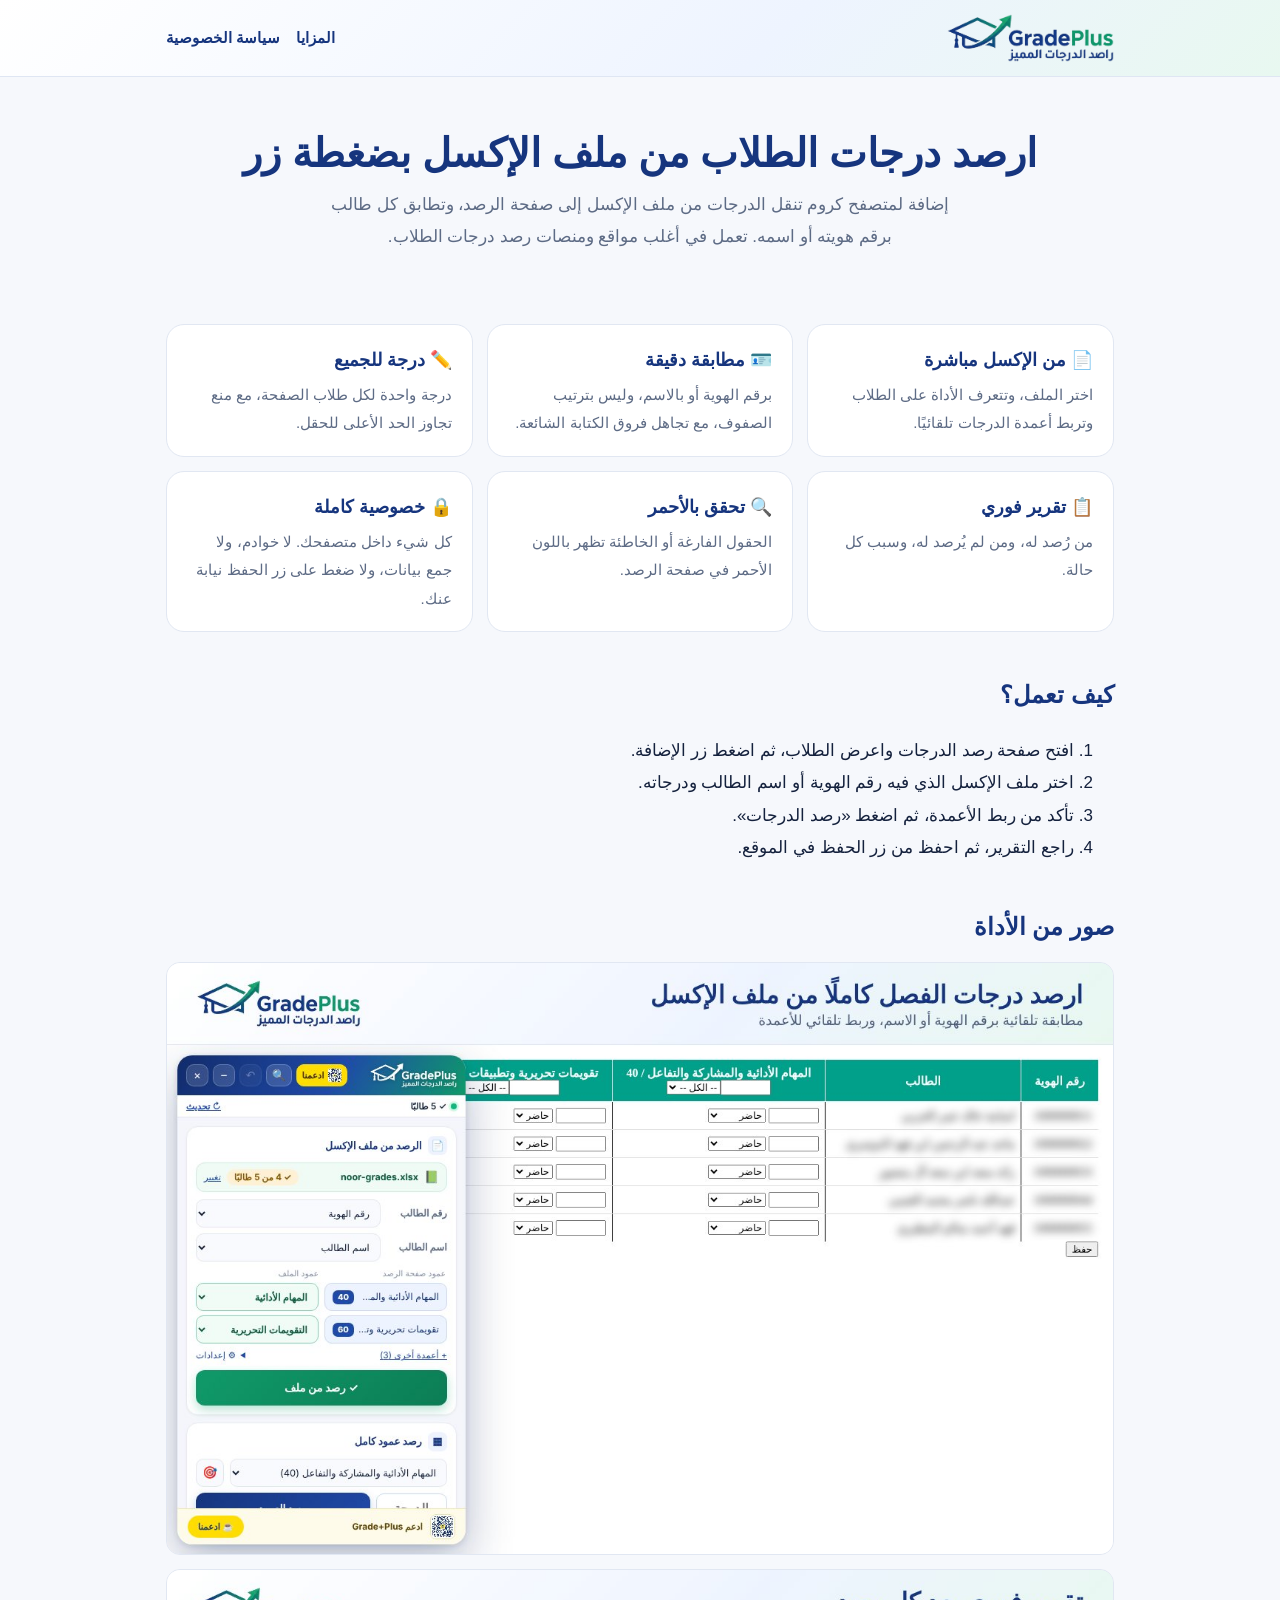
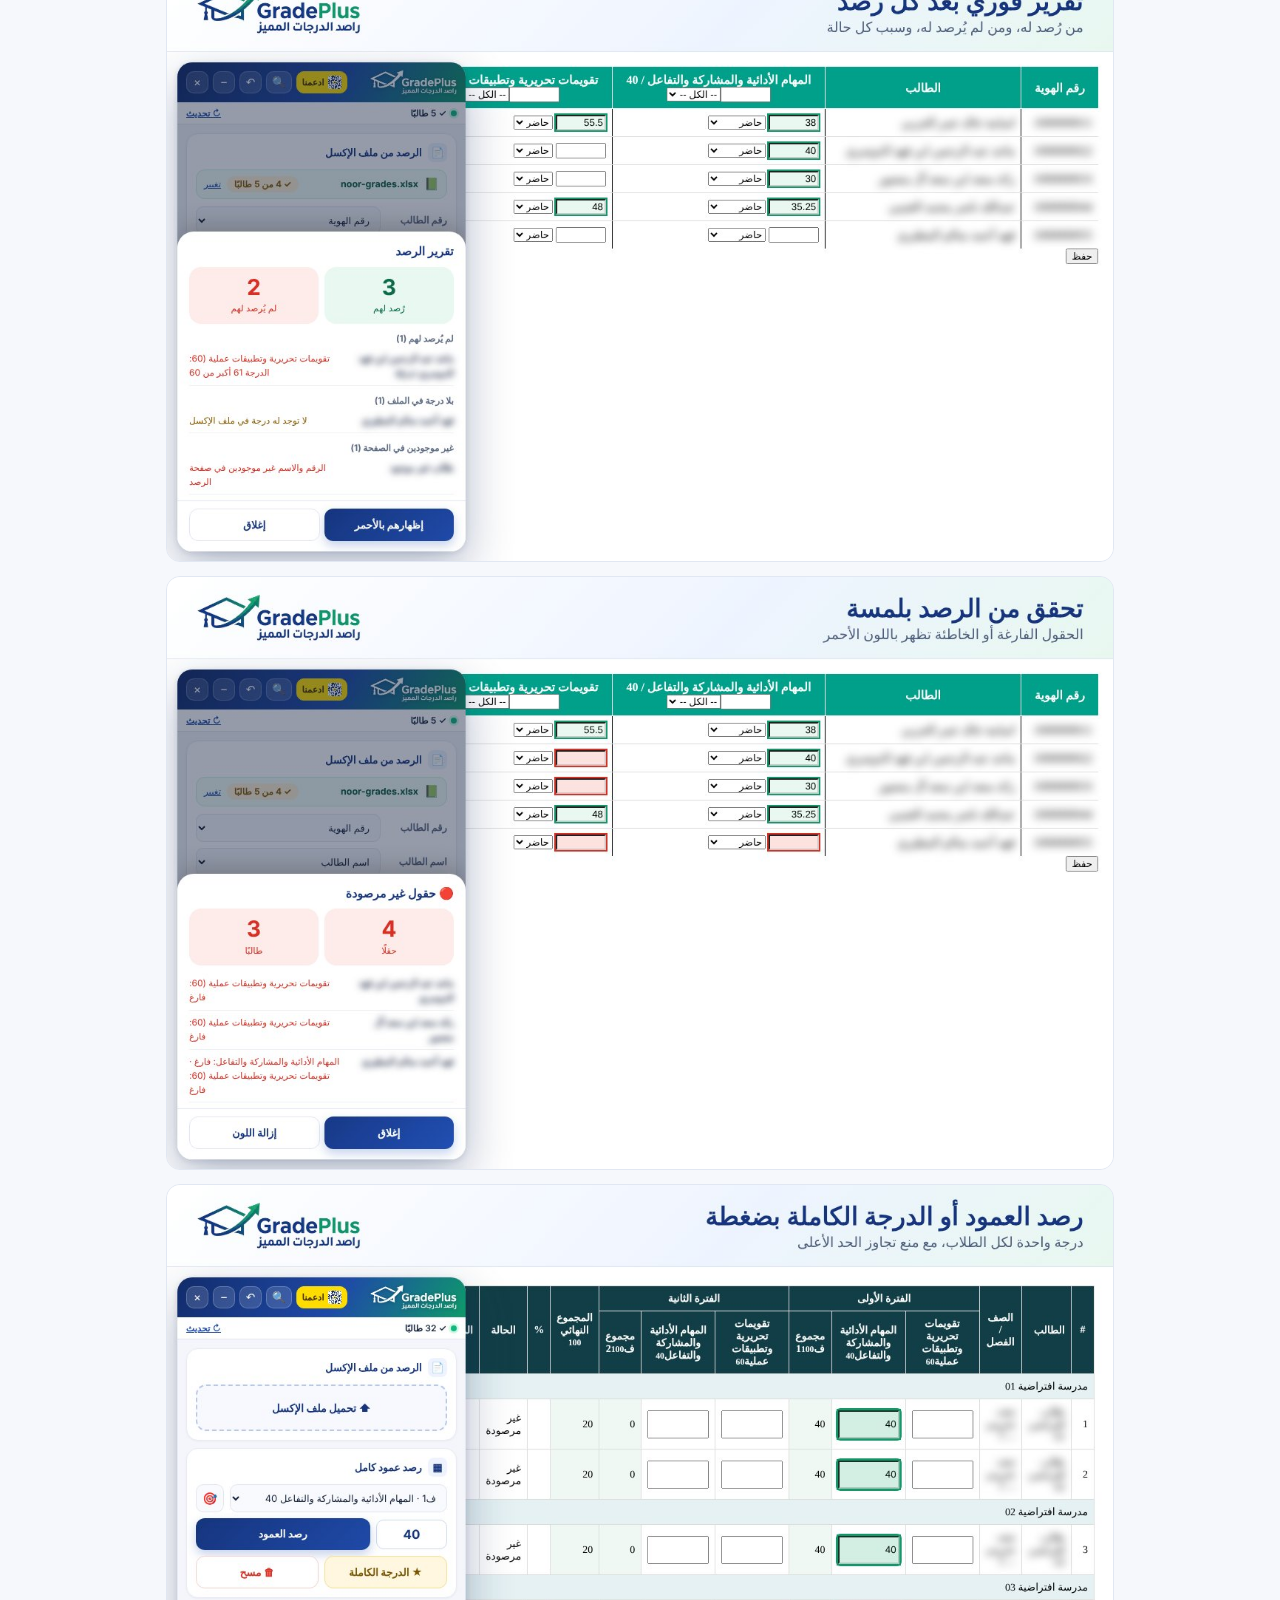
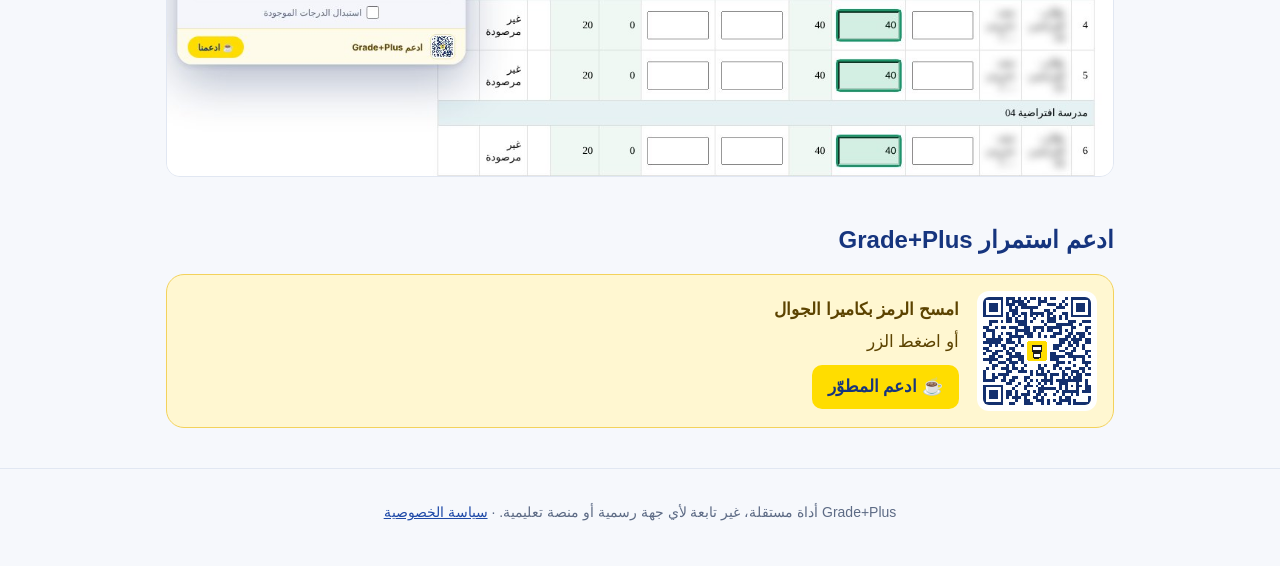
<file: index.html>
<!doctype html>
<html lang="ar" dir="rtl">
<head>
<meta charset="utf-8">
<meta name="viewport" content="width=device-width, initial-scale=1">
<title>Grade+Plus — راصد الدرجات المميز</title>
<meta name="description" content="إضافة كروم ترصد درجات الطلاب من ملف الإكسل إلى صفحة الرصد بمطابقة رقم الهوية أو الاسم. تعمل محليًا ولا تجمع أي بيانات.">
<link rel="icon" href="assets/icon128.png">
<link rel="stylesheet" href="style.css">
</head>
<body>
<header class="top"><div class="wrap"><img src="assets/logo.png" alt="Grade+Plus — راصد الدرجات المميز"><nav><a href="#features">المزايا</a><a href="privacy.html">سياسة الخصوصية</a></nav></div></header>
<main class="wrap">
  <section class="hero">
    <h1>ارصد درجات الطلاب من ملف الإكسل بضغطة زر</h1>
    <p>إضافة لمتصفح كروم تنقل الدرجات من ملف الإكسل إلى صفحة الرصد، وتطابق كل طالب برقم هويته أو اسمه. تعمل في أغلب مواقع ومنصات رصد درجات الطلاب.</p>
  </section>

  <section id="features" class="grid">
    <div class="card"><h3>📄 من الإكسل مباشرة</h3><p>اختر الملف، وتتعرف الأداة على الطلاب وتربط أعمدة الدرجات تلقائيًا.</p></div>
    <div class="card"><h3>🪪 مطابقة دقيقة</h3><p>برقم الهوية أو بالاسم، وليس بترتيب الصفوف، مع تجاهل فروق الكتابة الشائعة.</p></div>
    <div class="card"><h3>✏️ درجة للجميع</h3><p>درجة واحدة لكل طلاب الصفحة، مع منع تجاوز الحد الأعلى للحقل.</p></div>
    <div class="card"><h3>📋 تقرير فوري</h3><p>من رُصد له، ومن لم يُرصد له، وسبب كل حالة.</p></div>
    <div class="card"><h3>🔍 تحقق بالأحمر</h3><p>الحقول الفارغة أو الخاطئة تظهر باللون الأحمر في صفحة الرصد.</p></div>
    <div class="card"><h3>🔒 خصوصية كاملة</h3><p>كل شيء داخل متصفحك. لا خوادم، ولا جمع بيانات، ولا ضغط على زر الحفظ نيابة عنك.</p></div>
  </section>

  <h2>كيف تعمل؟</h2>
  <ol>
    <li>افتح صفحة رصد الدرجات واعرض الطلاب، ثم اضغط زر الإضافة.</li>
    <li>اختر ملف الإكسل الذي فيه رقم الهوية أو اسم الطالب ودرجاته.</li>
    <li>تأكد من ربط الأعمدة، ثم اضغط «رصد الدرجات».</li>
    <li>راجع التقرير، ثم احفظ من زر الحفظ في الموقع.</li>
  </ol>

  <h2>صور من الأداة</h2>
  <div class="shots">
    <img src="assets/screenshot-1.jpg" alt="رصد درجات الفصل من ملف الإكسل" loading="lazy">
    <img src="assets/screenshot-2.jpg" alt="تقرير الرصد" loading="lazy">
    <img src="assets/screenshot-3.jpg" alt="التحقق من الرصد باللون الأحمر" loading="lazy">
    <img src="assets/screenshot-4.jpg" alt="درجة واحدة لجميع الطلاب" loading="lazy">
  </div>

  <h2>ادعم استمرار Grade+Plus</h2>
  <div class="support"><img src="assets/qr.svg" alt="رمز QR لصفحة الدعم"><div><b>امسح الرمز بكاميرا الجوال</b><br>أو اضغط الزر<br><a href="https://buymeacoffee.com/alialessal" target="_blank" rel="noopener noreferrer">☕ ادعم المطوّر</a></div></div>
</main>
<footer><div class="wrap">Grade+Plus أداة مستقلة، غير تابعة لأي جهة رسمية أو منصة تعليمية. · <a href="privacy.html">سياسة الخصوصية</a></div></footer>
</body>
</html>
</file>
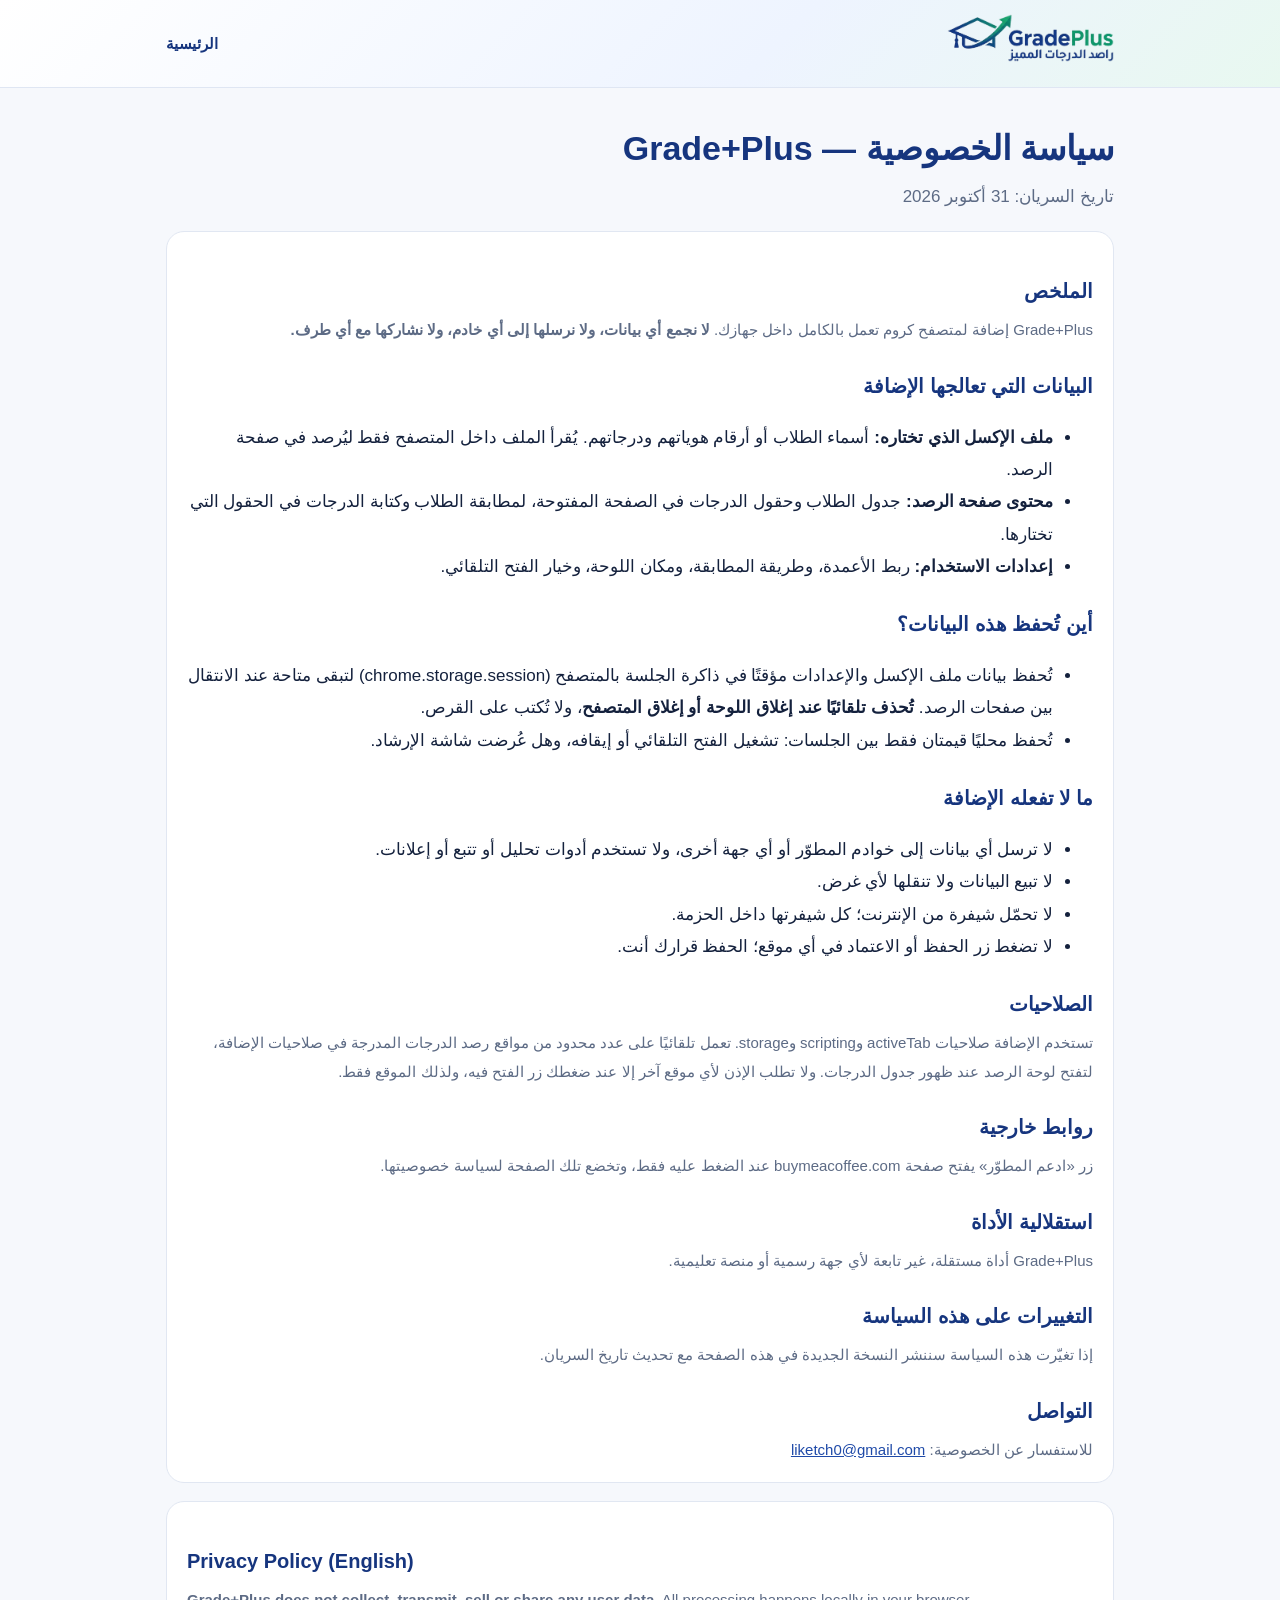
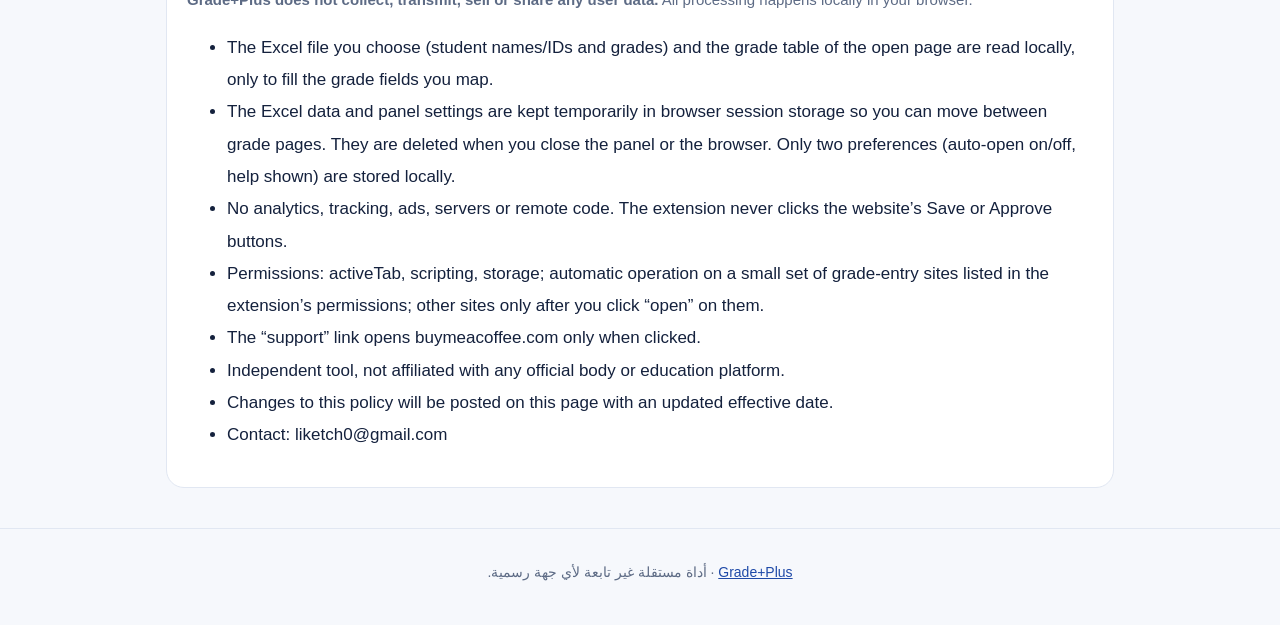
<file: privacy.html>
<!doctype html>
<html lang="ar" dir="rtl">
<head>
<meta charset="utf-8">
<meta name="viewport" content="width=device-width, initial-scale=1">
<title>سياسة الخصوصية — Grade+Plus</title>
<link rel="icon" href="assets/icon128.png">
<link rel="stylesheet" href="style.css">
</head>
<body>
<header class="top"><div class="wrap"><a href="index.html"><img src="assets/logo.png" alt="Grade+Plus"></a><nav><a href="index.html">الرئيسية</a></nav></div></header>
<main class="wrap policy">
<h1 style="color:var(--navy);margin:28px 0 0">سياسة الخصوصية — Grade+Plus</h1>
<div style="color:var(--muted)">تاريخ السريان: 31 أكتوبر 2026</div>
<div class="card">
<h2>الملخص</h2>
<p>Grade+Plus إضافة لمتصفح كروم تعمل بالكامل داخل جهازك. <b>لا نجمع أي بيانات، ولا نرسلها إلى أي خادم، ولا نشاركها مع أي طرف.</b></p>

<h2>البيانات التي تعالجها الإضافة</h2>
<ul>
  <li><b>ملف الإكسل الذي تختاره:</b> أسماء الطلاب أو أرقام هوياتهم ودرجاتهم. يُقرأ الملف داخل المتصفح فقط ليُرصد في صفحة الرصد.</li>
  <li><b>محتوى صفحة الرصد:</b> جدول الطلاب وحقول الدرجات في الصفحة المفتوحة، لمطابقة الطلاب وكتابة الدرجات في الحقول التي تختارها.</li>
  <li><b>إعدادات الاستخدام:</b> ربط الأعمدة، وطريقة المطابقة، ومكان اللوحة، وخيار الفتح التلقائي.</li>
</ul>

<h2>أين تُحفظ هذه البيانات؟</h2>
<ul>
  <li>تُحفظ بيانات ملف الإكسل والإعدادات مؤقتًا في ذاكرة الجلسة بالمتصفح (chrome.storage.session) لتبقى متاحة عند الانتقال بين صفحات الرصد. <b>تُحذف تلقائيًا عند إغلاق اللوحة أو إغلاق المتصفح</b>، ولا تُكتب على القرص.</li>
  <li>تُحفظ محليًا قيمتان فقط بين الجلسات: تشغيل الفتح التلقائي أو إيقافه، وهل عُرضت شاشة الإرشاد.</li>
</ul>

<h2>ما لا تفعله الإضافة</h2>
<ul>
  <li>لا ترسل أي بيانات إلى خوادم المطوّر أو أي جهة أخرى، ولا تستخدم أدوات تحليل أو تتبع أو إعلانات.</li>
  <li>لا تبيع البيانات ولا تنقلها لأي غرض.</li>
  <li>لا تحمّل شيفرة من الإنترنت؛ كل شيفرتها داخل الحزمة.</li>
  <li>لا تضغط زر الحفظ أو الاعتماد في أي موقع؛ الحفظ قرارك أنت.</li>
</ul>

<h2>الصلاحيات</h2>
<p>تستخدم الإضافة صلاحيات activeTab وscripting وstorage. تعمل تلقائيًا على عدد محدود من مواقع رصد الدرجات المدرجة في صلاحيات الإضافة، لتفتح لوحة الرصد عند ظهور جدول الدرجات. ولا تطلب الإذن لأي موقع آخر إلا عند ضغطك زر الفتح فيه، ولذلك الموقع فقط.</p>

<h2>روابط خارجية</h2>
<p>زر «ادعم المطوّر» يفتح صفحة buymeacoffee.com عند الضغط عليه فقط، وتخضع تلك الصفحة لسياسة خصوصيتها.</p>

<h2>استقلالية الأداة</h2>
<p>Grade+Plus أداة مستقلة، غير تابعة لأي جهة رسمية أو منصة تعليمية.</p>

<h2>التغييرات على هذه السياسة</h2>
<p>إذا تغيّرت هذه السياسة سننشر النسخة الجديدة في هذه الصفحة مع تحديث تاريخ السريان.</p>

<h2>التواصل</h2>
<p>للاستفسار عن الخصوصية: <a href="mailto:liketch0@gmail.com">liketch0@gmail.com</a></p>
</div>

<div class="card en">
<h2>Privacy Policy (English)</h2>
<p><b>Grade+Plus does not collect, transmit, sell or share any user data.</b> All processing happens locally in your browser.</p>
<ul>
  <li>The Excel file you choose (student names/IDs and grades) and the grade table of the open page are read locally, only to fill the grade fields you map.</li>
  <li>The Excel data and panel settings are kept temporarily in browser session storage so you can move between grade pages. They are deleted when you close the panel or the browser. Only two preferences (auto-open on/off, help shown) are stored locally.</li>
  <li>No analytics, tracking, ads, servers or remote code. The extension never clicks the website’s Save or Approve buttons.</li>
  <li>Permissions: activeTab, scripting, storage; automatic operation on a small set of grade-entry sites listed in the extension’s permissions; other sites only after you click “open” on them.</li>
  <li>The “support” link opens buymeacoffee.com only when clicked.</li>
  <li>Independent tool, not affiliated with any official body or education platform.</li>
  <li>Changes to this policy will be posted on this page with an updated effective date.</li>
  <li>Contact: liketch0@gmail.com</li>
</ul>
</div>
</main>
<footer><div class="wrap"><a href="index.html">Grade+Plus</a> · أداة مستقلة غير تابعة لأي جهة رسمية.</div></footer>
</body>
</html>
</file>
<file: style.css>
:root{--navy:#16357e;--navy2:#1f4aa8;--green:#109a69;--ink:#14213d;--muted:#5d6b85;--line:#e1e7f2;--bg:#f6f8fc;--card:#fff}
@media (prefers-color-scheme:dark){:root{--ink:#e8edf7;--muted:#a9b4c9;--line:#2a3550;--bg:#0f1626;--card:#16203a;--navy:#8fb0ff}}
*{box-sizing:border-box}
body{margin:0;background:var(--bg);color:var(--ink);font:17px/1.9 "Segoe UI",Tahoma,"Noto Kufi Arabic",Arial,sans-serif}
a{color:var(--navy2)}
@media (prefers-color-scheme:dark){a{color:#8fb0ff}}
.wrap{max-width:980px;margin:0 auto;padding:0 16px}
header.top{background:linear-gradient(135deg,#ffffff,#eef4ff 60%,#e8f8f0);border-bottom:1px solid #dfe6f3}
header.top .wrap{display:flex;align-items:center;justify-content:space-between;gap:12px;padding-block:14px}
header.top img{height:48px}
header.top nav a{color:#16357e;text-decoration:none;font-weight:700;margin-inline-start:16px;font-size:15px}
.hero{text-align:center;padding:48px 0 24px}
.hero h1{font-size:clamp(26px,5vw,40px);color:var(--navy);margin:0 0 8px;line-height:1.4}
.hero p{color:var(--muted);margin:0 auto 18px;max-width:640px}
.free{display:inline-block;background:linear-gradient(135deg,#ff8a00,#e52e71);color:#fff;font-weight:800;border-radius:999px;padding:6px 20px}
.grid{display:grid;grid-template-columns:repeat(auto-fit,minmax(260px,1fr));gap:14px;margin:28px 0}
.card{background:var(--card);border:1px solid var(--line);border-radius:18px;padding:18px 20px}
.card h3{margin:0 0 4px;color:var(--navy);font-size:18px}
.card p{margin:0;color:var(--muted);font-size:15px}
h2{color:var(--navy);font-size:24px;margin:40px 0 12px}
.shots img{width:100%;border-radius:14px;border:1px solid var(--line);margin-bottom:14px;display:block}
.support{display:flex;gap:18px;align-items:center;flex-wrap:wrap;background:#fff7d1;border:1.5px solid #f3d25b;border-radius:18px;padding:16px;color:#5c4300}
.support img{width:120px;height:120px;background:#fff;border-radius:12px;padding:6px}
.support a{display:inline-block;background:#ffdd00;color:#16357e;font-weight:800;border-radius:10px;padding:6px 16px;text-decoration:none;margin-top:6px}
footer{color:var(--muted);font-size:14px;text-align:center;padding:30px 0 40px;border-top:1px solid var(--line);margin-top:40px}
.policy .card{margin-top:18px}
.policy h2{font-size:20px;margin:22px 0 6px}
.en{direction:ltr;text-align:left}
</file>
